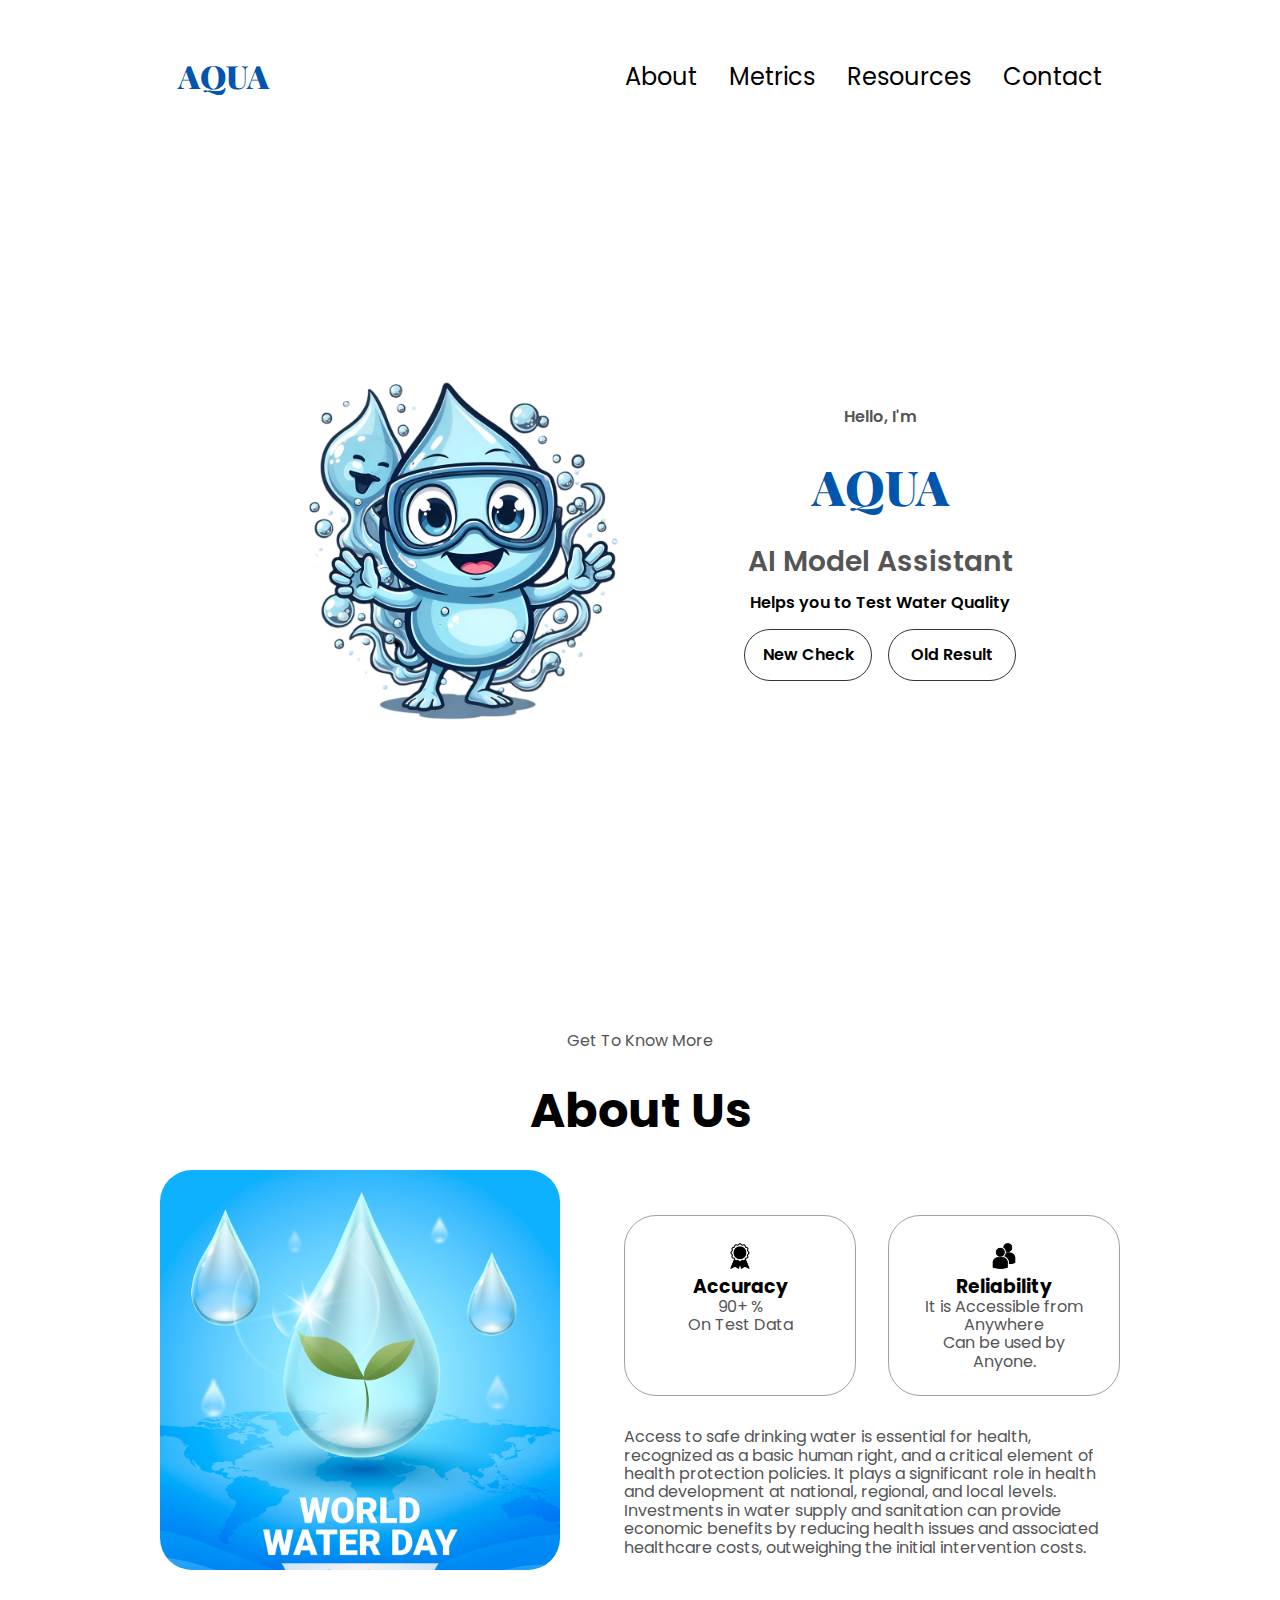
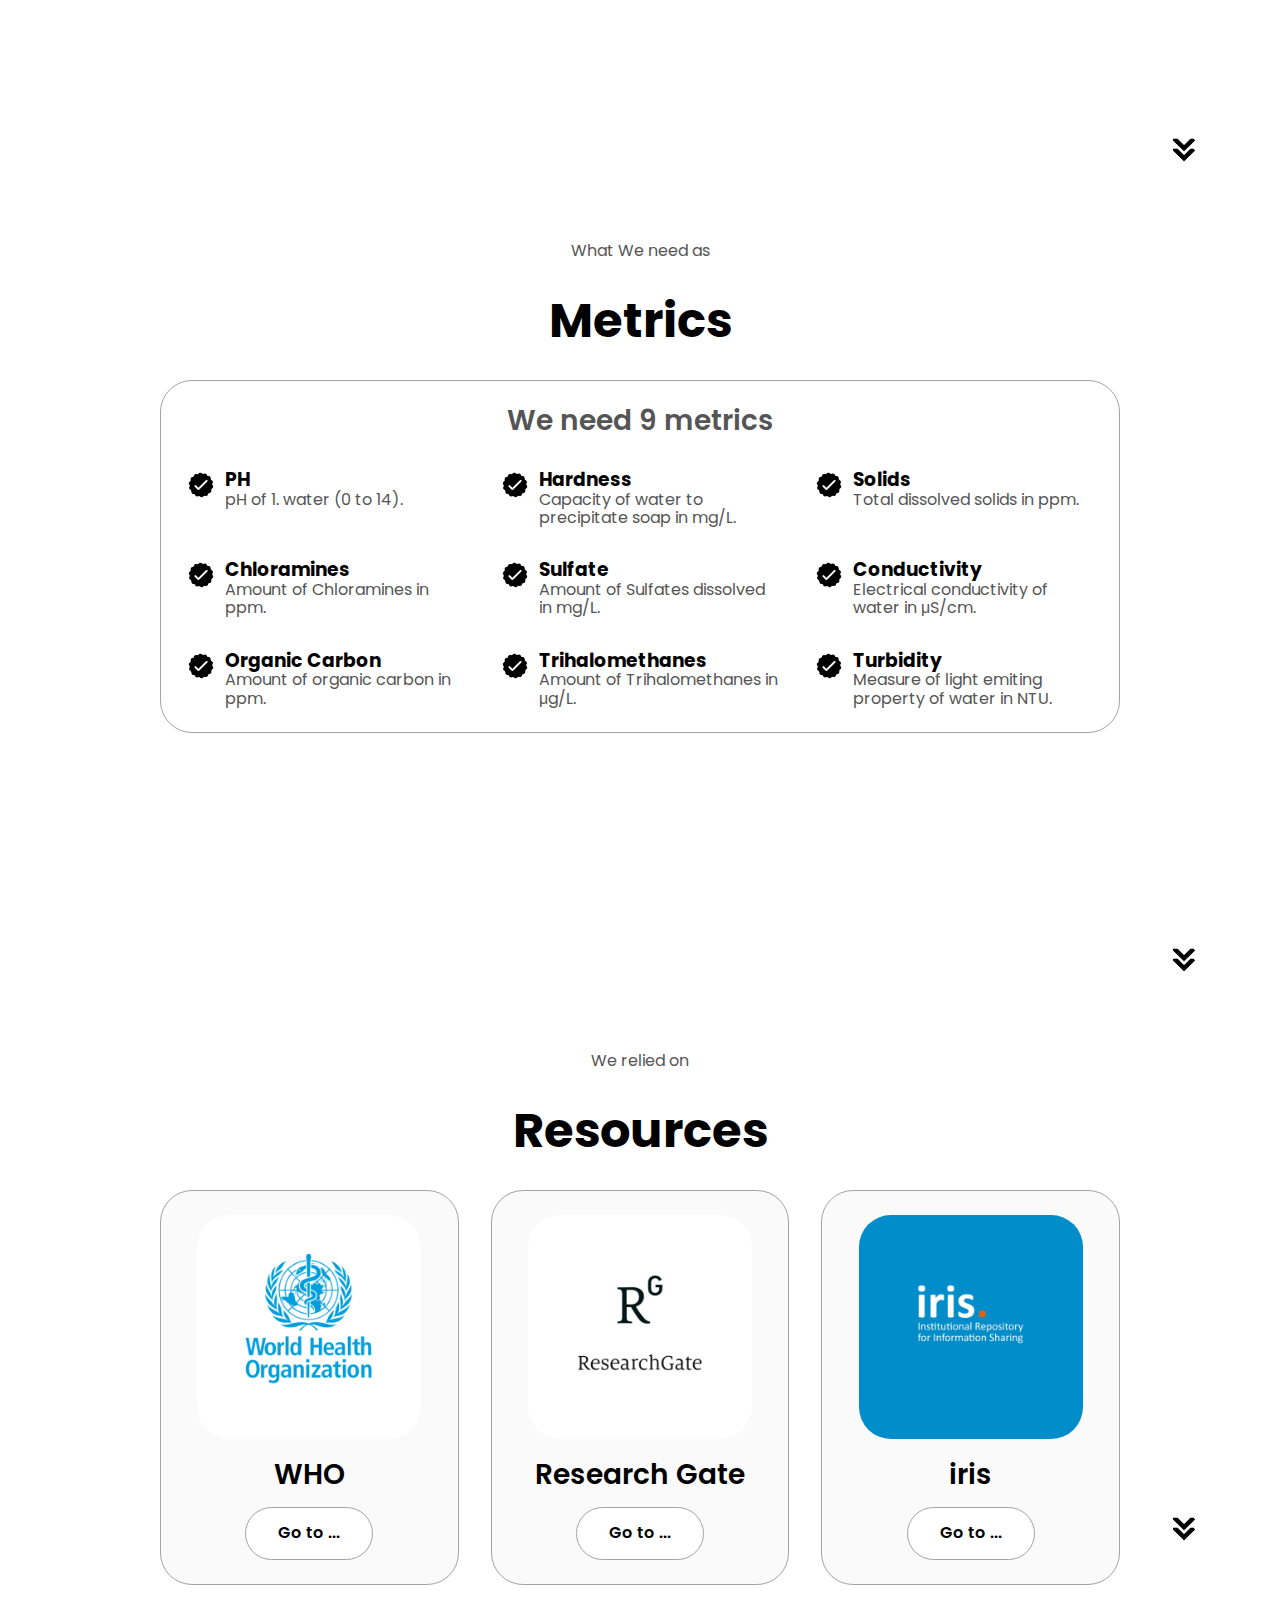
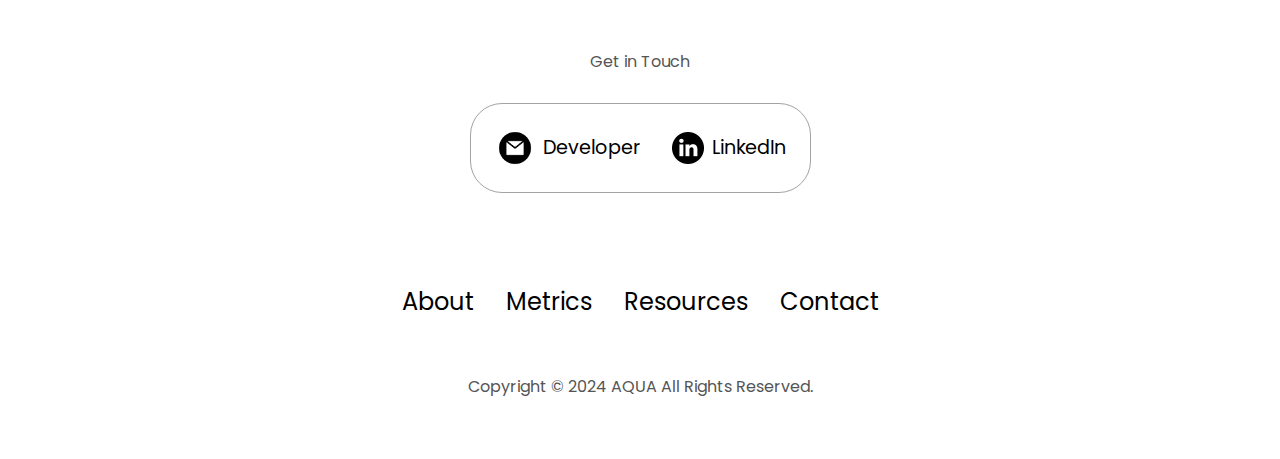
<file: index.html>
<!DOCTYPE html>
<html lang="en">
  <head>
    <meta charset="UTF-8" />
    <meta http-equiv="X-UA-Compatible" content="IE=edge" />
    <meta name="viewport" content="width=device-width, initial-scale=1.0" />
    <title>AQUA</title>
    <link rel="stylesheet" href="./Main styles/style.css" />
    <link rel="stylesheet" href="./Main styles/mediaqueries.css" />
    <link rel="stylesheet" href="./Main styles/normalize.css" />
    <link
      rel="icon"
      type="image/png"
      sizes="32x32"
      href="./assets/Rounded_Aqua_Logo.png"
    />
  </head>
  <body>
    <nav id="desktop-nav">
      <div id="logo">AQUA</div>
      <div>
        <ul class="nav-links">
          <li><a href="#about">About</a></li>
          <li><a href="#experience">Metrics</a></li>
          <li><a href="#projects">Resources</a></li>
          <li><a href="#contact">Contact</a></li>
        </ul>
      </div>
    </nav>
    <nav id="hamburger-nav">
      <div id="logo">AQUA</div>
      <div class="hamburger-menu">
        <div class="hamburger-icon" onclick="toggleMenu()">
          <span></span>
          <span></span>
          <span></span>
        </div>
        <div class="menu-links">
          <li><a href="#about" onclick="toggleMenu()">About</a></li>
          <li><a href="#experience" onclick="toggleMenu()">Metrics</a></li>
          <li><a href="#projects" onclick="toggleMenu()">Resources</a></li>
          <li><a href="#contact" onclick="toggleMenu()">Contact</a></li>
        </div>
      </div>
    </nav>
    <section id="profile">
      <div class="section__pic-container">
        <img src="./assets/AQUA.jpg" alt="profile picture" />
      </div>
      <div class="section__text">
        <p class="section__text__p1">Hello, I'm</p>
        <h1 id="logo" style="font-size: 3rem">AQUA</h1>
        <p class="section__text__p2">AI Model Assistant</p>
        <p class="section__text__">Helps you to Test Water Quality</p>
        <div class="btn-container">
          <button
            class="btn btn-color-2"
            onclick="window.open('./New Test page/new.html', '_blank');"
          >
            New Check
          </button>
          <button
            class="btn btn-color-1"
            onclick="window.open('./Old Result Page/old.html', '_blank');"
          >
            Old Result
          </button>
        </div>
      </div>
    </section>
    <section id="about">
      <p class="section__text__p1">Get To Know More</p>
      <h1 class="title">About Us</h1>
      <div class="section-container">
        <div class="section__pic-container">
          <img
            src="./assets/bout2.jpg"
            alt="Profile picture"
            class="about-pic"
          />
        </div>
        <div class="about-details-container">
          <div class="about-containers">
            <div class="details-container">
              <img
                src="./assets/experience.png"
                alt="Experience icon"
                class="icon"
              />
              <h3>Accuracy</h3>
              <p>90+ % <br />On Test Data</p>
            </div>
            <div class="details-container">
              <img
                src="./assets/education.png"
                alt="Education icon"
                class="icon"
              />
              <h3>Reliability</h3>
              <p>
                It is Accessible from Anywhere<br />
                Can be used by Anyone.
              </p>
            </div>
          </div>
          <div class="text-container">
            <p>
              Access to safe drinking water is essential for health, recognized
              as a basic human right, and a critical element of health
              protection policies. It plays a significant role in health and
              development at national, regional, and local levels. Investments
              in water supply and sanitation can provide economic benefits by
              reducing health issues and associated healthcare costs,
              outweighing the initial intervention costs.
            </p>
          </div>
        </div>
      </div>
      <img
        src="./assets/arrow.png"
        alt="Arrow icon"
        class="icon arrow"
        onclick="location.href='./#experience'"
      />
    </section>

    <section id="experience">
      <p class="section__text__p1">What We need as</p>
      <h1 class="title">Metrics</h1>
      <div class="details-container">
        <h2 class="experience-sub-title">We need 9 metrics</h2>
        <div class="mat-container">
          <article>
            <img
              src="./assets/checkmark.png"
              alt="Experience icon"
              class="icon"
            />
            <div>
              <h3>PH</h3>
              <p>pH of 1. water (0 to 14).</p>
            </div>
          </article>
          <article>
            <img
              src="./assets/checkmark.png"
              alt="Experience icon"
              class="icon"
            />
            <div>
              <h3>Hardness</h3>
              <p>Capacity of water to precipitate soap in mg/L.</p>
            </div>
          </article>
          <article>
            <img
              src="./assets/checkmark.png"
              alt="Experience icon"
              class="icon"
            />
            <div>
              <h3>Solids</h3>
              <p>Total dissolved solids in ppm.</p>
            </div>
          </article>
          <article>
            <img
              src="./assets/checkmark.png"
              alt="Experience icon"
              class="icon"
            />
            <div>
              <h3>Chloramines</h3>
              <p>Amount of Chloramines in ppm.</p>
            </div>
          </article>
          <article>
            <img
              src="./assets/checkmark.png"
              alt="Experience icon"
              class="icon"
            />
            <div>
              <h3>Sulfate</h3>
              <p>Amount of Sulfates dissolved in mg/L.</p>
            </div>
          </article>
          <article>
            <img
              src="./assets/checkmark.png"
              alt="Experience icon"
              class="icon"
            />
            <div>
              <h3>Conductivity</h3>
              <p>Electrical conductivity of water in μS/cm.</p>
            </div>
          </article>
          <article>
            <img
              src="./assets/checkmark.png"
              alt="Experience icon"
              class="icon"
            />
            <div>
              <h3>Organic Carbon</h3>
              <p>Amount of organic carbon in ppm.</p>
            </div>
          </article>
          <article>
            <img
              src="./assets/checkmark.png"
              alt="Experience icon"
              class="icon"
            />
            <div>
              <h3>Trihalomethanes</h3>
              <p>Amount of Trihalomethanes in μg/L.</p>
            </div>
          </article>
          <article>
            <img
              src="./assets/checkmark.png"
              alt="Experience icon"
              class="icon"
            />
            <div>
              <h3>Turbidity</h3>
              <p>Measure of light emiting property of water in NTU.</p>
            </div>
          </article>
        </div>
      </div>
      <img
        src="./assets/arrow.png"
        alt="Arrow icon"
        class="icon arrow"
        onclick="location.href='./#projects'"
      />
    </section>
    <section id="projects">
      <p class="section__text__p1">We relied on</p>
      <h1 class="title">Resources</h1>
      <div class="experience-details-container">
        <div class="about-containers">
          <div class="details-container color-container">
            <div class="article-container">
              <img src="./assets/3.jpg" alt="Project 1" class="project-img" />
            </div>
            <h2 class="experience-sub-title project-title">WHO</h2>
            <div class="btn-container">
              <button
                class="btn btn-color-2 project-btn"
                onclick="window.open('https://www.who.int/ar/publications/i/item/water-safety-plan-manual-(wsp-manual)', '_blank');"
              >
                Go to ...
              </button>
            </div>
          </div>
          <div class="details-container color-container">
            <div class="article-container">
              <img src="./assets/1.jpg" alt="Project 2" class="project-img" />
            </div>
            <h2 class="experience-sub-title project-title">Research Gate</h2>
            <div class="btn-container">
              <button
                class="btn btn-color-2 project-btn"
                onclick="window.open('https://www.researchgate.net/publication/330337688_jwdt_myah_alshrb_dlyl_mly', '_blank');"
              >
                Go to ...
              </button>
            </div>
          </div>
          <div class="details-container color-container">
            <div class="article-container">
              <img src="./assets/2.jpg" alt="Project 3" class="project-img" />
            </div>
            <h2 class="experience-sub-title project-title">iris</h2>
            <div class="btn-container">
              <button
                class="btn btn-color-2 project-btn"
                onclick="window.open('https://iris.who.int/handle/10665/119611', '_blank');"
              >
                Go to ...
              </button>
            </div>
          </div>
        </div>
      </div>
      <img
        src="./assets/arrow.png"
        alt="Arrow icon"
        class="icon arrow"
        onclick="location.href='./#contact'"
      />
    </section>
    <section id="contact">
      <p class="section__text__p1">Get in Touch</p>
      <div class="contact-info-upper-container">
        <div class="contact-info-container">
          <img
            src="./assets/email.png"
            alt="Email icon"
            class="icon contact-icon email-icon"
          />
          <p>
            <a href="mailto:moseleeeem12@gmail.com" target="_blank"
              >Developer</a
            >
          </p>
        </div>
        <div class="contact-info-container">
          <img
            src="./assets/linkedin.png"
            alt="LinkedIn icon"
            class="icon contact-icon"
          />
          <p>
            <a
              href="https://www.linkedin.com/in/mohammed-mahmoud-ali-85419925a"
              target="_blank"
              >LinkedIn</a
            >
          </p>
        </div>
      </div>
    </section>
    <footer>
      <nav>
        <div class="nav-links-container">
          <ul class="nav-links">
            <li><a href="#about">About</a></li>
            <li><a href="#experience">Metrics</a></li>
            <li><a href="#projects">Resources</a></li>
            <li><a href="#contact">Contact</a></li>
          </ul>
        </div>
      </nav>
      <p>Copyright &#169; 2024 AQUA All Rights Reserved.</p>
    </footer>
    <script src="script.js"></script>
  </body>
</html>
</file>
<file: Main styles/style.css>
/* GENERAL */

@import url("https://fonts.googleapis.com/css2?family=Poppins:wght@300;400;500;600&display=swap");
@import url("https://fonts.googleapis.com/css2?family=Playfair+Display:ital,wght@0,400..900;1,400..900&family=Poppins:ital,wght@0,100;0,200;0,300;0,400;0,500;0,600;0,700;0,800;0,900;1,100;1,200;1,300;1,400;1,500;1,600;1,700;1,800;1,900&display=swap");

* {
  margin: 0;
  padding: 0;
  box-sizing: border-box;
}

body {
  font-family: "Poppins", sans-serif;
  height: 100svh;
}

html {
  scroll-behavior: smooth;
}

p {
  color: rgb(85, 85, 85);
}
.scaleUp {
  opacity: 0;
  transform: scale(0.8);
  animation: scaleUp 0.7s ease forwards;
}
/* TRANSITION */

a,
.btn {
  transition: all 300ms ease;
}

/* DESKTOP NAV */

nav,
.nav-links {
  display: flex;
}

nav {
  justify-content: space-around;
  align-items: center;
  height: 17vh;
}

.nav-links {
  gap: 2rem;
  list-style: none;
  font-size: 1.5rem;
}

a {
  color: black;
  text-decoration: none;
  text-decoration-color: white;
}

a:hover {
  color: grey;
  text-decoration: underline;
  text-underline-offset: 1rem;
  text-decoration-color: rgb(181, 181, 181);
}
#logo {
  font-size: 2rem;
  font-weight: 900;
  font-family: "Playfair Display", serif;
  color: #0255ad;
}
.logo:hover {
  cursor: default;
}

/* HAMBURGER MENU */

#hamburger-nav {
  display: none;
}

.hamburger-menu {
  position: relative;
  display: inline-block;
}

.hamburger-icon {
  display: flex;
  flex-direction: column;
  justify-content: space-between;
  height: 24px;
  width: 30px;
  cursor: pointer;
}

.hamburger-icon span {
  width: 100%;
  height: 2px;
  background-color: black;
  transition: all 0.3 ease-in-out;
}

.menu-links {
  position: absolute;
  top: 100%;
  right: 0;
  background-color: white;
  width: fit-content;
  max-height: 0;
  overflow: hidden;
  transition: all 0.3 ease-in-out;
}

.menu-links a {
  display: block;
  padding: 10px;
  text-align: center;
  font-size: 1.5rem;
  color: black;
  text-decoration: none;
  transition: all 0.3 ease-in-out;
}

.menu-links li {
  list-style: none;
}

.menu-links.open {
  max-height: 300px;
}

.hamburger-icon.open span:first-child {
  transform: rotate(45deg) translate(10px, 5px);
}

.hamburger-icon.open span:nth-child(2) {
  opacity: 0;
}

.hamburger-icon.open span:last-child {
  transform: rotate(-45deg) translate(10px, -5px);
}

.hamburger-icon span:first-child {
  transform: none;
}

.hamburger-icon span:first-child {
  opacity: 1;
}

.hamburger-icon span:first-child {
  transform: none;
}

/* SECTIONS */

section {
  padding-top: 4vh;
  height: 90vh;
  margin: 0 10rem;
  min-height: fit-content;
}

.section-container {
  display: flex;
}

/* PROFILE SECTION */

#profile {
  display: flex;
  justify-content: center;
  gap: 5rem;
  height: 60vh;
}

.section__pic-container {
  display: flex;
  height: 400px;
  width: 400px;
  margin: auto 0;
}

.section__text {
  align-self: center;
  text-align: center;
}

.section__text p {
  font-weight: 600;
}

.section__text__p1 {
  text-align: center;
}

.section__text__p2 {
  font-size: 1.75rem;
  margin-bottom: 1rem;
}
.section__text__ {
  font-size: 1rem;
  margin-bottom: 1rem;
  color: black;
}

#title {
  font-size: 3rem;
  text-align: center;
}
.title {
  font-size: 3rem;
  text-align: center;
}
#socials-container {
  display: flex;
  justify-content: center;
  margin-top: 1rem;
  gap: 1rem;
}

/* ICONS */
.icon {
  cursor: pointer;
  height: 2rem;
}

/* ABOUT */
#about {
  position: relative;
}

.about-containers {
  gap: 2rem;
  margin-bottom: 2rem;
  margin-top: 2rem;
}

.about-details-container {
  justify-content: center;
  flex-direction: column;
}

.about-containers,
.about-details-container {
  display: flex;
}

.about-pic {
  border-radius: 2rem;
}

.arrow {
  position: absolute;
  right: -5rem;
  bottom: 2.5rem;
}

.details-container {
  padding: 1.5rem;
  flex: 1;
  background: white;
  border-radius: 2rem;
  border: rgb(53, 53, 53) 0.1rem solid;
  border-color: rgb(163, 163, 163);
  text-align: center;
}

.section-container {
  gap: 4rem;
  height: fit-content;
}

.section__pic-container {
  height: 400px;
  width: 400px;
  margin: auto 0;
}

/* BUTTONS */

.btn-container {
  display: flex;
  justify-content: center;
  gap: 1rem;
}

.btn {
  font-weight: 600;
  transition: all 300ms ease;
  padding: 1rem;
  width: 8rem;
  border-radius: 2rem;
}
.btn a {
  text-decoration: none;
  color: black;
}
.btn a:hover {
  background: rgb(53, 53, 53);
  color: white;
}
.btn-color-1,
.btn-color-2 {
  border: rgb(53, 53, 53) 0.1rem solid;
  background-color: white;
}

.btn-color-1:hover,
.btn-color-2:hover {
  cursor: pointer;
  background: rgb(53, 53, 53);
  color: white;
  border: rgb(255, 255, 255) 0.1rem solid;
}

/* EXPERIENCE SECTION */

#experience {
  position: relative;
}

.experience-sub-title {
  color: rgb(85, 85, 85);
  font-weight: 600;
  font-size: 1.75rem;
  margin-bottom: 2rem;
}

.mat-container {
  display: grid;
  text-align: initial;
  grid-template-columns: repeat(3, 1fr);
  gap: 2rem;
}

article {
  display: flex;
  width: fit-content;
  justify-content: space-around;
  gap: 0.5rem;
}

article .icon {
  cursor: default;
}

/* PROJECTS SECTION */

#projects {
  position: relative;
}

.color-container {
  border-color: rgb(163, 163, 163);
  background: rgb(250, 250, 250);
}

.project-img {
  border-radius: 2rem;
  width: 90%;
  height: 90%;
}

.project-title {
  margin: 1rem;
  color: black;
}

.project-btn {
  color: black;
  border-color: rgb(163, 163, 163);
}

/* CONTACT */

#contact {
  display: flex;
  justify-content: center;
  flex-direction: column;
  height: 70vh;
}

.contact-info-upper-container {
  display: flex;
  justify-content: center;
  border-radius: 2rem;
  border: rgb(53, 53, 53) 0.1rem solid;
  border-color: rgb(163, 163, 163);
  background: (250, 250, 250);
  margin: 2rem auto;
  padding: 0.5rem;
}

.contact-info-container {
  display: flex;
  align-items: center;
  justify-content: center;
  gap: 0.5rem;
  margin: 1rem;
}

.contact-info-container p {
  font-size: larger;
}

.contact-icon {
  cursor: default;
}

.email-icon {
  height: 2.5rem;
}

/* FOOTER SECTION */

footer {
  height: 26vh;
  margin: 0 1rem;
}

footer p {
  text-align: center;
}
</file>
<file: Main styles/mediaqueries.css>
@media screen and (max-width: 1400px) {
  #profile {
    height: 83vh;
    margin-bottom: 6rem;
  }
  .about-containers {
    flex-wrap: wrap;
  }
  #contact,
  #projects {
    height: fit-content;
  }
}

@media screen and (max-width: 1200px) {
  #desktop-nav {
    display: none;
  }
  #hamburger-nav {
    display: flex;
  }
  #experience,
  .experience-details-container {
    margin-top: 2rem;
  }
  #profile,
  .section-container {
    display: block;
  }
  .arrow {
    display: none;
  }
  section,
  .section-container {
    height: fit-content;
  }
  section {
    margin: 0 5%;
  }
  .section__pic-container {
    width: 275px;
    height: 275px;
    margin: 0 auto 2rem;
  }
  .about-containers {
    margin-top: 0;
  }
}

@media screen and (max-width: 600px) {
  #contact,
  footer {
    height: 40vh;
  }
  #profile {
    height: 83vh;
    margin-bottom: 0;
  }
  article {
    font-size: 0.9rem;
  }
  footer nav {
    height: fit-content;
    margin-bottom: 2rem;
  }
  .about-containers,
  .contact-info-upper-container,
  .btn-container {
    flex-wrap: wrap;
  }
  .contact-info-container {
    margin: 0;
  }
  .contact-info-container p,
  .nav-links li a {
    font-size: 1rem;
  }
  .experience-sub-title {
    font-size: 1rem;
  }
  .logo {
    font-size: 1rem;
  }
  .nav-links {
    flex-direction: column;
    gap: 0.5rem;
    text-align: center;
  }
  .section__pic-container {
    width: auto;
    height: 46vw;
    justify-content: center;
  }
  .section__text__p2 {
    font-size: 1rem;
  }
  .title {
    font-size: 1.5rem;
  }
  .text-container {
    text-align: justify;
  }
  .mat-container {
    display: flex;
    flex-direction: column;
  }
}
</file>
